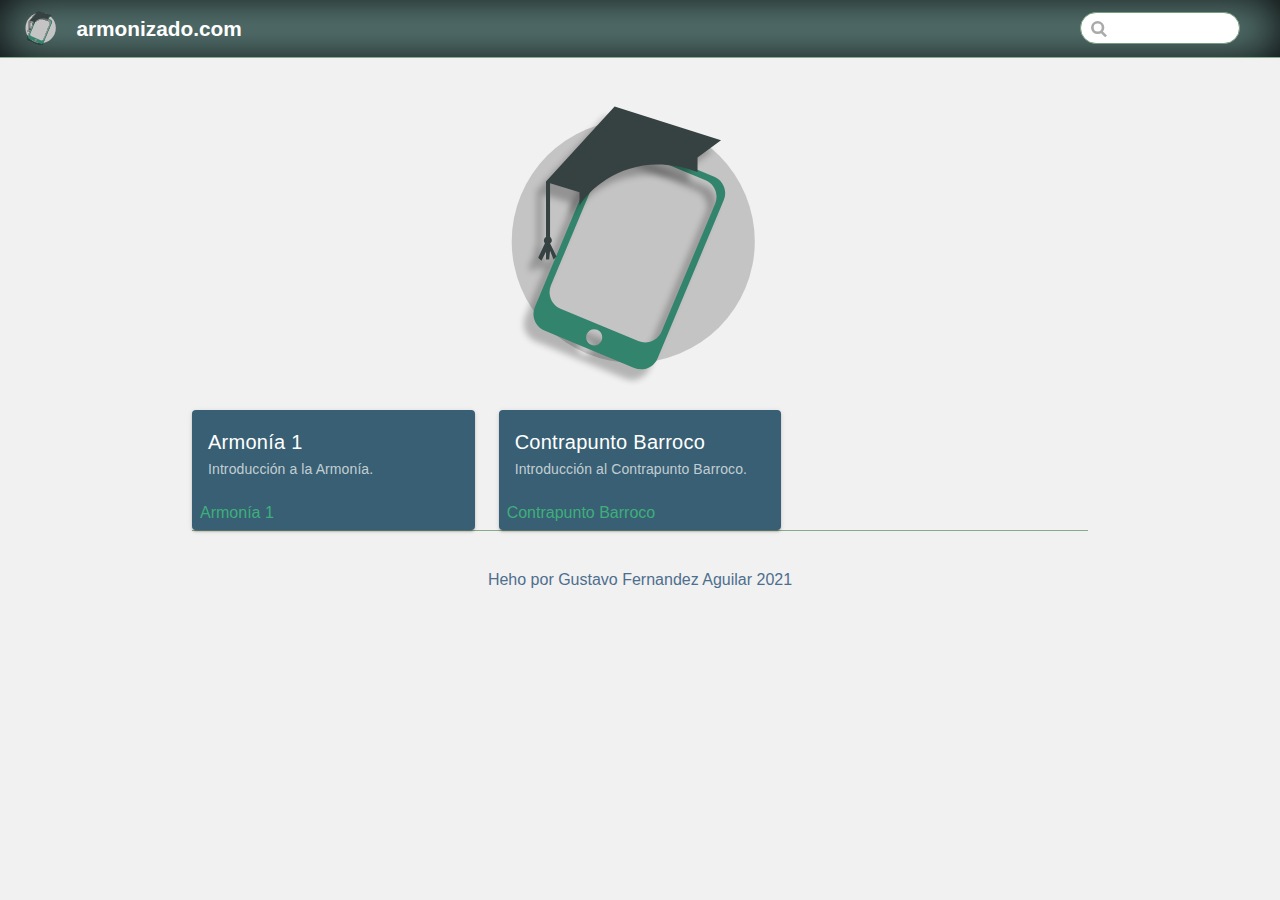
<file: index.html>
<!DOCTYPE html>
<html lang="en-US">
  <head>
    <meta charset="utf-8">
    <meta name="viewport" content="width=device-width,initial-scale=1">
    <title>armonizado.com</title>
    <meta name="generator" content="VuePress 1.7.1">
    <link rel="icon" href="/img/logo-cursosmovil.svg">
    <meta name="description" content="...">
    <meta name="theme-color" content="#33846c">
    <meta name="apple-mobile-web-app-capable" content="yes">
    <meta name="apple-mobile-web-app-status-bar-style" content="black">
    <meta prefix="og: http://ogp.me/ns#" property="og:image" content="/img/portada_a.png">
    
    <link rel="preload" href="/assets/css/0.styles.1ba8083b.css" as="style"><link rel="preload" href="/assets/js/app.337e00be.js" as="script"><link rel="preload" href="/assets/js/3.aefe798b.js" as="script"><link rel="preload" href="/assets/js/18.a6d308f8.js" as="script"><link rel="preload" href="/assets/js/5.12904dce.js" as="script"><link rel="prefetch" href="/assets/js/10.3ceefcd7.js"><link rel="prefetch" href="/assets/js/11.3e725613.js"><link rel="prefetch" href="/assets/js/12.f1f8abd6.js"><link rel="prefetch" href="/assets/js/13.734a1344.js"><link rel="prefetch" href="/assets/js/14.80b38ab1.js"><link rel="prefetch" href="/assets/js/15.5ea0de6b.js"><link rel="prefetch" href="/assets/js/16.44279c9b.js"><link rel="prefetch" href="/assets/js/17.53137327.js"><link rel="prefetch" href="/assets/js/2.ba15087c.js"><link rel="prefetch" href="/assets/js/4.fddfb54b.js"><link rel="prefetch" href="/assets/js/6.5a441ca4.js"><link rel="prefetch" href="/assets/js/7.da90cc20.js"><link rel="prefetch" href="/assets/js/8.7cbcc492.js"><link rel="prefetch" href="/assets/js/9.b84905a0.js">
    <link rel="stylesheet" href="/assets/css/0.styles.1ba8083b.css">
  </head>
  <body>
    <div id="app" data-server-rendered="true"><div class="theme-container no-sidebar"><header class="navbar"><div class="sidebar-button"><svg xmlns="http://www.w3.org/2000/svg" aria-hidden="true" role="img" viewBox="0 0 448 512" class="icon"><path fill="currentColor" d="M436 124H12c-6.627 0-12-5.373-12-12V80c0-6.627 5.373-12 12-12h424c6.627 0 12 5.373 12 12v32c0 6.627-5.373 12-12 12zm0 160H12c-6.627 0-12-5.373-12-12v-32c0-6.627 5.373-12 12-12h424c6.627 0 12 5.373 12 12v32c0 6.627-5.373 12-12 12zm0 160H12c-6.627 0-12-5.373-12-12v-32c0-6.627 5.373-12 12-12h424c6.627 0 12 5.373 12 12v32c0 6.627-5.373 12-12 12z"></path></svg></div> <a href="/" aria-current="page" class="home-link router-link-exact-active router-link-active"><img src="/img/logo-cursosmovil.svg" alt="armonizado.com" class="logo"> <span class="site-name can-hide">armonizado.com</span></a> <div class="links"><div class="search-box"><input aria-label="Search" autocomplete="off" spellcheck="false" value=""> <!----></div> <!----></div></header> <div class="sidebar-mask"></div> <aside class="sidebar"><!---->  <!----> </aside> <main aria-labelledby="main-title" class="home"><header class="hero"><img src="/img/logo-cursosmovil.svg" alt="hero"></header> <!----> <div class="theme-default-content custom content__default"><div class="row"><div class="tarjeta-menu col-md-4"><div class="pa-2 v-card v-sheet theme--dark" style="background-color:#385F73;border-color:#385F73;"><div class="v-card__title text-h5">
        Armonía 1
      </div> <div class="v-card__subtitle">Introducción a la Armonía.</div> <div class="v-card__actions"><a href="/armonia/" class="nav-link">
          Armonía 1
        </a></div></div></div><div class="tarjeta-menu col-md-4"><div class="pa-2 v-card v-sheet theme--dark" style="background-color:#385F73;border-color:#385F73;"><div class="v-card__title text-h5">
        Contrapunto Barroco
      </div> <div class="v-card__subtitle">Introducción al Contrapunto Barroco.</div> <div class="v-card__actions"><a href="/contrapunto-barroco/" class="nav-link">
          Contrapunto Barroco
        </a></div></div></div></div></div> <div class="footer">
    Heho por Gustavo Fernandez Aguilar 2021
  </div></main> <script async="async" src="https://www.googletagmanager.com/gtag/js?id=UA-192509692-1"></script> <script>
  window.dataLayer = window.dataLayer || [];
  function gtag(){dataLayer.push(arguments);}
  gtag('js', new Date());

  gtag('config', 'UA-192509692-1');
</script></div><div class="global-ui"></div></div>
    <script src="/assets/js/app.337e00be.js" defer></script><script src="/assets/js/3.aefe798b.js" defer></script><script src="/assets/js/18.a6d308f8.js" defer></script><script src="/assets/js/5.12904dce.js" defer></script>
  </body>
</html>
</file>
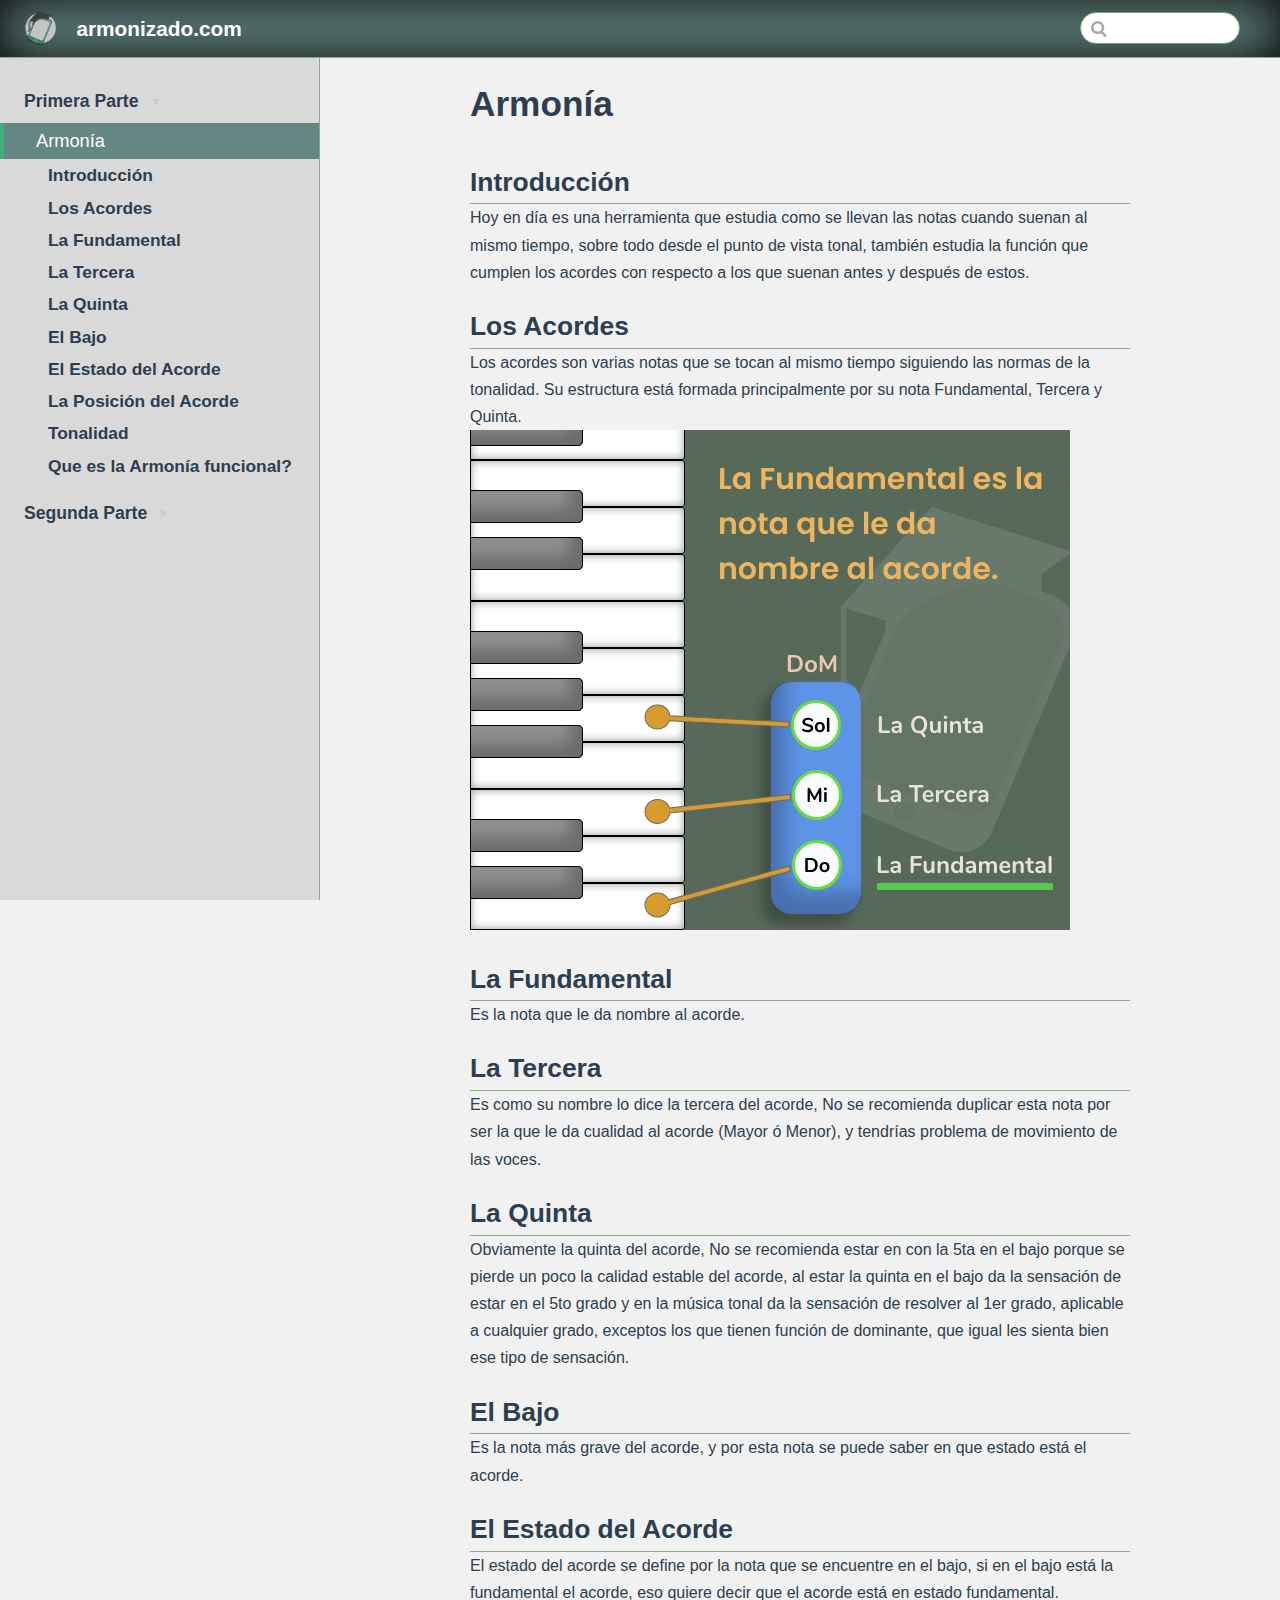
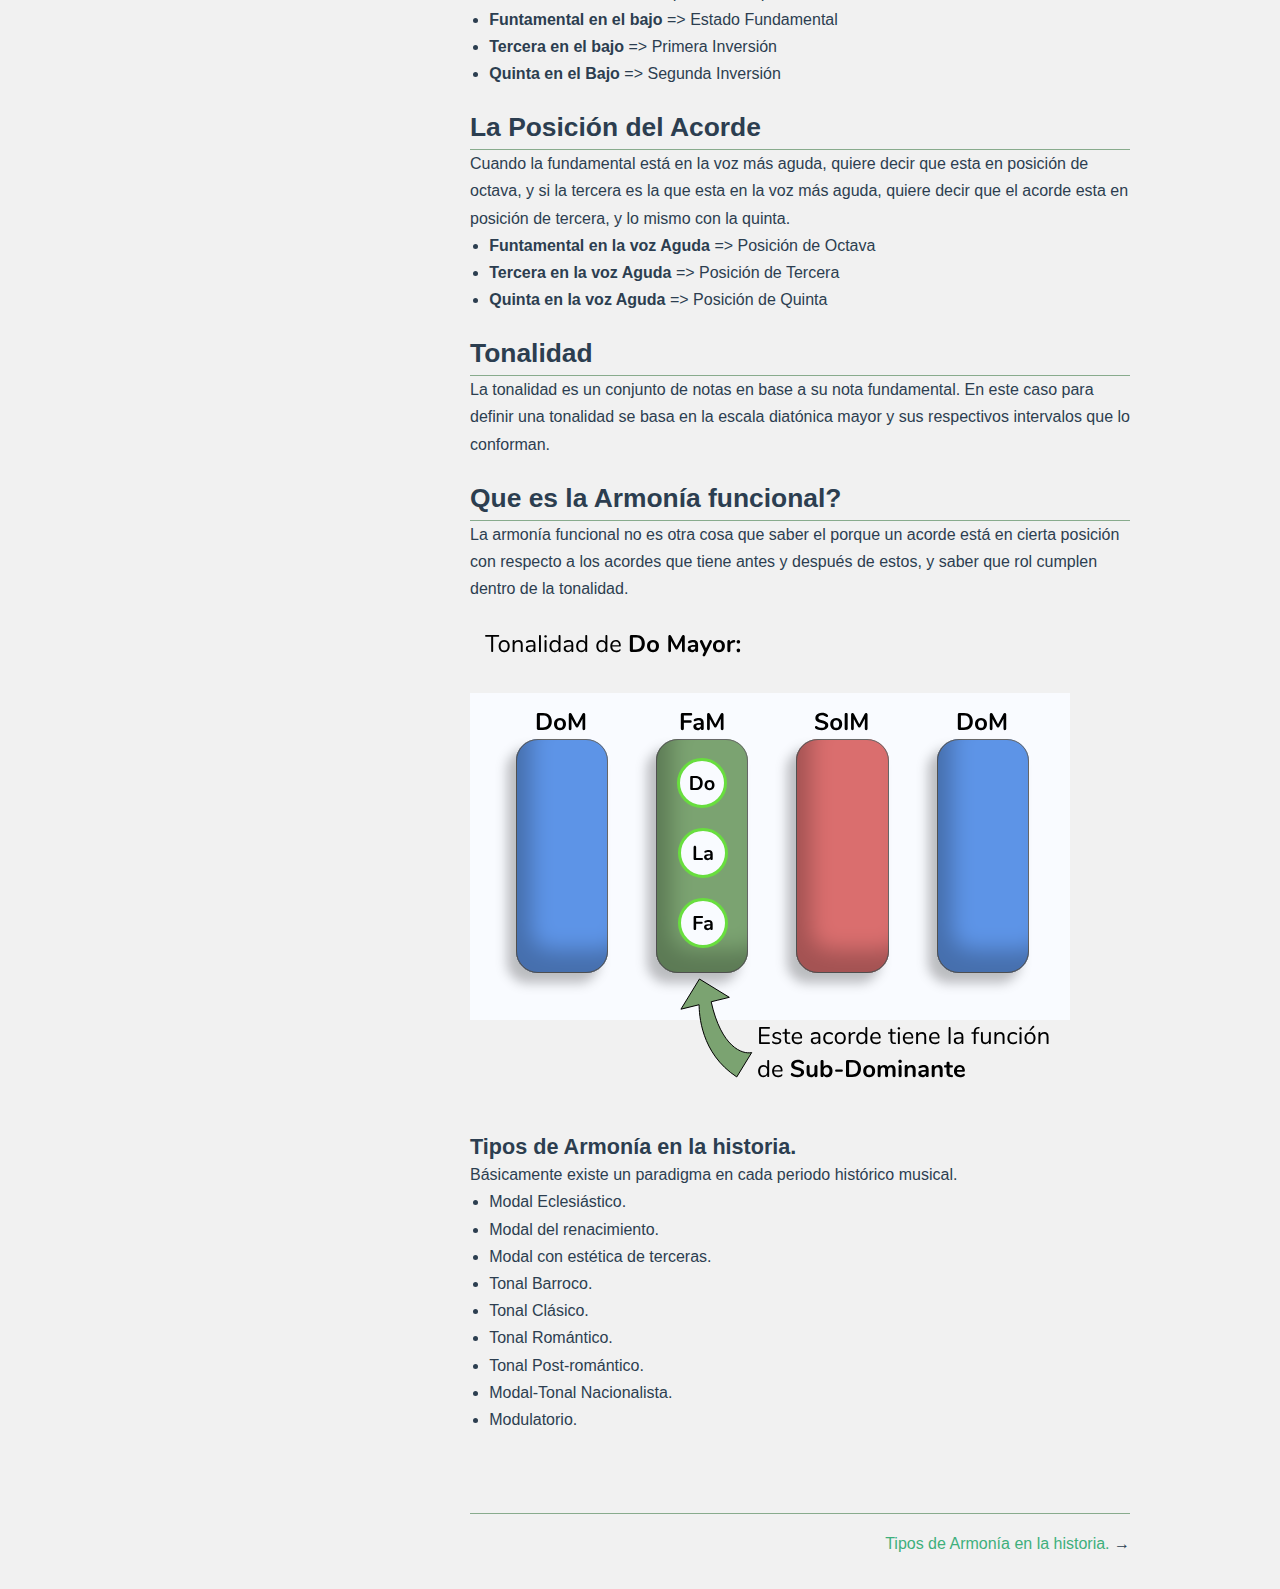
<file: armonia/index.html>
<!DOCTYPE html>
<html lang="en-US">
  <head>
    <meta charset="utf-8">
    <meta name="viewport" content="width=device-width,initial-scale=1">
    <title>Armonía | armonizado.com</title>
    <meta name="generator" content="VuePress 1.7.1">
    <link rel="icon" href="/img/logo-cursosmovil.svg">
    <meta name="description" content="...">
    <meta prefix="og: http://ogp.me/ns#" property="og:image" content="/img/Fundamental.png">
    <meta name="theme-color" content="#33846c">
    <meta name="apple-mobile-web-app-capable" content="yes">
    <meta name="apple-mobile-web-app-status-bar-style" content="black">
    
    <link rel="preload" href="/assets/css/0.styles.1ba8083b.css" as="style"><link rel="preload" href="/assets/js/app.337e00be.js" as="script"><link rel="preload" href="/assets/js/3.aefe798b.js" as="script"><link rel="preload" href="/assets/js/14.80b38ab1.js" as="script"><link rel="prefetch" href="/assets/js/10.3ceefcd7.js"><link rel="prefetch" href="/assets/js/11.3e725613.js"><link rel="prefetch" href="/assets/js/12.f1f8abd6.js"><link rel="prefetch" href="/assets/js/13.734a1344.js"><link rel="prefetch" href="/assets/js/15.5ea0de6b.js"><link rel="prefetch" href="/assets/js/16.44279c9b.js"><link rel="prefetch" href="/assets/js/17.53137327.js"><link rel="prefetch" href="/assets/js/18.a6d308f8.js"><link rel="prefetch" href="/assets/js/2.ba15087c.js"><link rel="prefetch" href="/assets/js/4.fddfb54b.js"><link rel="prefetch" href="/assets/js/5.12904dce.js"><link rel="prefetch" href="/assets/js/6.5a441ca4.js"><link rel="prefetch" href="/assets/js/7.da90cc20.js"><link rel="prefetch" href="/assets/js/8.7cbcc492.js"><link rel="prefetch" href="/assets/js/9.b84905a0.js">
    <link rel="stylesheet" href="/assets/css/0.styles.1ba8083b.css">
  </head>
  <body>
    <div id="app" data-server-rendered="true"><div class="theme-container"><header class="navbar"><div class="sidebar-button"><svg xmlns="http://www.w3.org/2000/svg" aria-hidden="true" role="img" viewBox="0 0 448 512" class="icon"><path fill="currentColor" d="M436 124H12c-6.627 0-12-5.373-12-12V80c0-6.627 5.373-12 12-12h424c6.627 0 12 5.373 12 12v32c0 6.627-5.373 12-12 12zm0 160H12c-6.627 0-12-5.373-12-12v-32c0-6.627 5.373-12 12-12h424c6.627 0 12 5.373 12 12v32c0 6.627-5.373 12-12 12zm0 160H12c-6.627 0-12-5.373-12-12v-32c0-6.627 5.373-12 12-12h424c6.627 0 12 5.373 12 12v32c0 6.627-5.373 12-12 12z"></path></svg></div> <a href="/" class="home-link router-link-active"><img src="/img/logo-cursosmovil.svg" alt="armonizado.com" class="logo"> <span class="site-name can-hide">armonizado.com</span></a> <div class="links"><div class="search-box"><input aria-label="Search" autocomplete="off" spellcheck="false" value=""> <!----></div> <!----></div></header> <div class="sidebar-mask"></div> <aside class="sidebar"><!---->  <ul class="sidebar-links"><li><section class="sidebar-group collapsable depth-0"><p class="sidebar-heading open"><span>Primera Parte</span> <span class="arrow down"></span></p> <ul class="sidebar-links sidebar-group-items"><li><a href="/armonia/" aria-current="page" class="active sidebar-link">Armonía</a><ul class="sidebar-sub-headers"><li class="sidebar-sub-header"><a href="/armonia/#introduccion" class="sidebar-link">Introducción</a></li><li class="sidebar-sub-header"><a href="/armonia/#los-acordes" class="sidebar-link">Los Acordes</a></li><li class="sidebar-sub-header"><a href="/armonia/#la-fundamental" class="sidebar-link">La Fundamental</a></li><li class="sidebar-sub-header"><a href="/armonia/#la-tercera" class="sidebar-link">La Tercera</a></li><li class="sidebar-sub-header"><a href="/armonia/#la-quinta" class="sidebar-link">La Quinta</a></li><li class="sidebar-sub-header"><a href="/armonia/#el-bajo" class="sidebar-link">El Bajo</a></li><li class="sidebar-sub-header"><a href="/armonia/#el-estado-del-acorde" class="sidebar-link">El Estado del Acorde</a></li><li class="sidebar-sub-header"><a href="/armonia/#la-posicion-del-acorde" class="sidebar-link">La Posición del Acorde</a></li><li class="sidebar-sub-header"><a href="/armonia/#tonalidad" class="sidebar-link">Tonalidad</a></li><li class="sidebar-sub-header"><a href="/armonia/#que-es-la-armonia-funcional" class="sidebar-link">Que es la Armonía funcional?</a></li></ul></li></ul></section></li><li><section class="sidebar-group collapsable depth-0"><p class="sidebar-heading"><span>Segunda Parte</span> <span class="arrow right"></span></p> <!----></section></li></ul> </aside> <main class="page"> <div class="theme-default-content content__default"><h1 id="armonia"><a href="#armonia" class="header-anchor">#</a> Armonía</h1> <h2 id="introduccion"><a href="#introduccion" class="header-anchor">#</a> Introducción</h2> <p>Hoy en día es una herramienta que estudia como se llevan las notas cuando suenan al mismo tiempo,
sobre todo desde el punto de vista tonal, también estudia la función que cumplen los acordes
con respecto a los que suenan antes y después de estos.</p> <h2 id="los-acordes"><a href="#los-acordes" class="header-anchor">#</a> Los Acordes</h2> <p>Los acordes son varias notas que se tocan al mismo tiempo siguiendo las normas de la tonalidad.
Su estructura está formada principalmente por su nota Fundamental, Tercera y Quinta.</p> <p><img src="/img/Fundamental.svg" alt="Fundamental 1"></p> <h2 id="la-fundamental"><a href="#la-fundamental" class="header-anchor">#</a> La Fundamental</h2> <p>Es la nota que le da nombre al acorde.</p> <h2 id="la-tercera"><a href="#la-tercera" class="header-anchor">#</a> La Tercera</h2> <p>Es como su nombre lo dice la tercera del acorde, No se recomienda duplicar esta nota por ser la que le da cualidad al acorde (Mayor ó Menor), y tendrías problema de movimiento de las voces.</p> <h2 id="la-quinta"><a href="#la-quinta" class="header-anchor">#</a> La Quinta</h2> <p>Obviamente la quinta del acorde, No se recomienda estar en con la 5ta en el bajo porque se pierde un poco la calidad estable del acorde, al estar la quinta en el bajo da la sensación de estar en el 5to grado y en la música tonal da la sensación de resolver al 1er grado, aplicable a cualquier grado, exceptos los que tienen función de dominante, que igual les sienta bien ese tipo de sensación.</p> <h2 id="el-bajo"><a href="#el-bajo" class="header-anchor">#</a> El Bajo</h2> <p>Es la nota más grave del acorde, y por esta nota se puede saber en que estado está el acorde.</p> <h2 id="el-estado-del-acorde"><a href="#el-estado-del-acorde" class="header-anchor">#</a> El Estado del Acorde</h2> <p>El estado del acorde se define por la nota que se encuentre en el bajo, si en el bajo está la fundamental el acorde, eso quiere decir que el acorde está en estado fundamental.</p> <ul><li><strong>Funtamental en el bajo</strong> =&gt; Estado Fundamental</li> <li><strong>Tercera en el bajo</strong> =&gt; Primera Inversión</li> <li><strong>Quinta en el Bajo</strong> =&gt; Segunda Inversión</li></ul> <h2 id="la-posicion-del-acorde"><a href="#la-posicion-del-acorde" class="header-anchor">#</a> La Posición del Acorde</h2> <p>Cuando la fundamental está en la voz más aguda, quiere decir que esta en posición de octava, y si la tercera es la que esta en la voz más aguda, quiere decir que el acorde esta en posición de tercera, y lo mismo con la quinta.</p> <ul><li><strong>Funtamental en la voz Aguda</strong> =&gt; Posición de Octava</li> <li><strong>Tercera en la voz Aguda</strong> =&gt; Posición de Tercera</li> <li><strong>Quinta en la voz Aguda</strong> =&gt; Posición de Quinta</li></ul> <h2 id="tonalidad"><a href="#tonalidad" class="header-anchor">#</a> Tonalidad</h2> <p>La tonalidad es un conjunto de notas en base a su nota fundamental. En este caso
para definir una tonalidad se basa en la escala diatónica mayor y sus respectivos intervalos que
lo conforman.</p> <h2 id="que-es-la-armonia-funcional"><a href="#que-es-la-armonia-funcional" class="header-anchor">#</a> Que es la Armonía funcional?</h2> <p>La armonía funcional no es otra cosa que saber el porque un acorde está en cierta posición con respecto
a los acordes que tiene antes y después de estos, y saber que rol cumplen dentro de la tonalidad.</p> <p><img src="/img/Funcion_1.svg" alt="función 1"></p> <h3 id="tipos-de-armonia-en-la-historia"><a href="#tipos-de-armonia-en-la-historia" class="header-anchor">#</a> Tipos de Armonía en la historia.</h3> <p>Básicamente existe un paradigma en cada periodo histórico musical.</p> <ul><li>Modal Eclesiástico.</li> <li>Modal del renacimiento.</li> <li>Modal con estética de terceras.</li> <li>Tonal Barroco.</li> <li>Tonal Clásico.</li> <li>Tonal Romántico.</li> <li>Tonal Post-romántico.</li> <li>Modal-Tonal Nacionalista.</li> <li>Modulatorio.</li></ul></div> <footer class="page-edit"><!----> <!----></footer> <div class="page-nav"><p class="inner"><!----> <span class="next"><a href="/armonia/historico.html">
        Tipos de Armonía en la historia.
      </a>
      →
    </span></p></div> </main> <script async="async" src="https://www.googletagmanager.com/gtag/js?id=UA-192509692-1"></script> <script>
  window.dataLayer = window.dataLayer || [];
  function gtag(){dataLayer.push(arguments);}
  gtag('js', new Date());

  gtag('config', 'UA-192509692-1');
</script></div><div class="global-ui"></div></div>
    <script src="/assets/js/app.337e00be.js" defer></script><script src="/assets/js/3.aefe798b.js" defer></script><script src="/assets/js/14.80b38ab1.js" defer></script>
  </body>
</html>
</file>
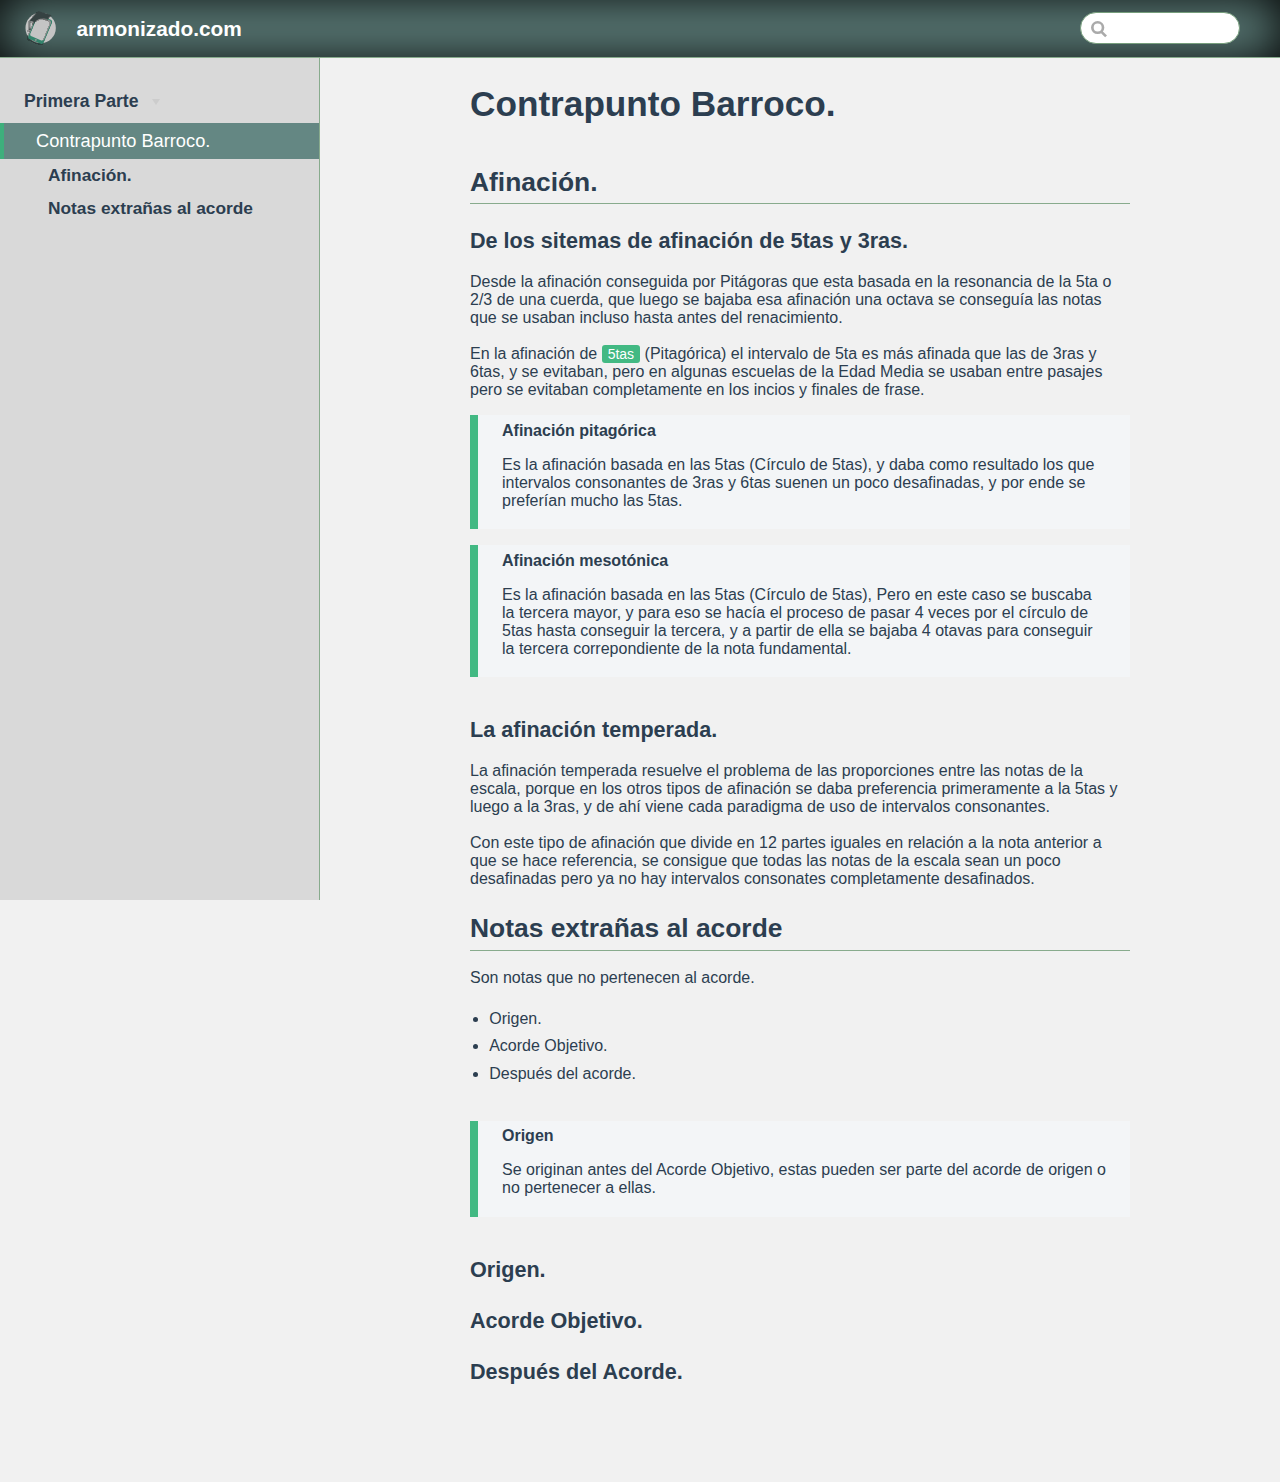
<file: contrapunto-barroco/index.html>
<!DOCTYPE html>
<html lang="en-US">
  <head>
    <meta charset="utf-8">
    <meta name="viewport" content="width=device-width,initial-scale=1">
    <title>Contrapunto Barroco. | armonizado.com</title>
    <meta name="generator" content="VuePress 1.7.1">
    <link rel="icon" href="/img/logo-cursosmovil.svg">
    <meta name="description" content="...">
    <meta name="theme-color" content="#33846c">
    <meta name="apple-mobile-web-app-capable" content="yes">
    <meta name="apple-mobile-web-app-status-bar-style" content="black">
    <meta prefix="og: http://ogp.me/ns#" property="og:image" content="/img/portada_a.png">
    
    <link rel="preload" href="/assets/css/0.styles.1ba8083b.css" as="style"><link rel="preload" href="/assets/js/app.337e00be.js" as="script"><link rel="preload" href="/assets/js/3.aefe798b.js" as="script"><link rel="preload" href="/assets/js/16.44279c9b.js" as="script"><link rel="preload" href="/assets/js/7.da90cc20.js" as="script"><link rel="prefetch" href="/assets/js/10.3ceefcd7.js"><link rel="prefetch" href="/assets/js/11.3e725613.js"><link rel="prefetch" href="/assets/js/12.f1f8abd6.js"><link rel="prefetch" href="/assets/js/13.734a1344.js"><link rel="prefetch" href="/assets/js/14.80b38ab1.js"><link rel="prefetch" href="/assets/js/15.5ea0de6b.js"><link rel="prefetch" href="/assets/js/17.53137327.js"><link rel="prefetch" href="/assets/js/18.a6d308f8.js"><link rel="prefetch" href="/assets/js/2.ba15087c.js"><link rel="prefetch" href="/assets/js/4.fddfb54b.js"><link rel="prefetch" href="/assets/js/5.12904dce.js"><link rel="prefetch" href="/assets/js/6.5a441ca4.js"><link rel="prefetch" href="/assets/js/8.7cbcc492.js"><link rel="prefetch" href="/assets/js/9.b84905a0.js">
    <link rel="stylesheet" href="/assets/css/0.styles.1ba8083b.css">
  </head>
  <body>
    <div id="app" data-server-rendered="true"><div class="theme-container"><header class="navbar"><div class="sidebar-button"><svg xmlns="http://www.w3.org/2000/svg" aria-hidden="true" role="img" viewBox="0 0 448 512" class="icon"><path fill="currentColor" d="M436 124H12c-6.627 0-12-5.373-12-12V80c0-6.627 5.373-12 12-12h424c6.627 0 12 5.373 12 12v32c0 6.627-5.373 12-12 12zm0 160H12c-6.627 0-12-5.373-12-12v-32c0-6.627 5.373-12 12-12h424c6.627 0 12 5.373 12 12v32c0 6.627-5.373 12-12 12zm0 160H12c-6.627 0-12-5.373-12-12v-32c0-6.627 5.373-12 12-12h424c6.627 0 12 5.373 12 12v32c0 6.627-5.373 12-12 12z"></path></svg></div> <a href="/" class="home-link router-link-active"><img src="/img/logo-cursosmovil.svg" alt="armonizado.com" class="logo"> <span class="site-name can-hide">armonizado.com</span></a> <div class="links"><div class="search-box"><input aria-label="Search" autocomplete="off" spellcheck="false" value=""> <!----></div> <!----></div></header> <div class="sidebar-mask"></div> <aside class="sidebar"><!---->  <ul class="sidebar-links"><li><section class="sidebar-group collapsable depth-0"><p class="sidebar-heading open"><span>Primera Parte</span> <span class="arrow down"></span></p> <ul class="sidebar-links sidebar-group-items"><li><a href="/contrapunto-barroco/" aria-current="page" class="active sidebar-link">Contrapunto Barroco.</a><ul class="sidebar-sub-headers"><li class="sidebar-sub-header"><a href="/contrapunto-barroco/#afinacion" class="sidebar-link">Afinación.</a></li><li class="sidebar-sub-header"><a href="/contrapunto-barroco/#notas-extranas-al-acorde" class="sidebar-link">Notas extrañas al acorde</a></li></ul></li></ul></section></li></ul> </aside> <main class="page"> <div class="theme-default-content content__default"><h1 id="contrapunto-barroco"><a href="#contrapunto-barroco" class="header-anchor">#</a> Contrapunto Barroco.</h1> <h2 id="afinacion"><a href="#afinacion" class="header-anchor">#</a> Afinación.</h2> <h3 id="de-los-sitemas-de-afinacion-de-5tas-y-3ras"><a href="#de-los-sitemas-de-afinacion-de-5tas-y-3ras" class="header-anchor">#</a> De los sitemas de afinación de 5tas y 3ras.</h3> <br>
Desde la afinación conseguida por Pitágoras que esta basada en la resonancia de la 5ta o 2/3 de una cuerda, que luego se bajaba esa afinación una octava se conseguía las notas que se usaban incluso hasta antes del renacimiento.
<br> <br>
En la afinación de <span class="badge tip" style="vertical-align:top;" data-v-0d148f50>5tas</span> (Pitagórica) el intervalo de 5ta es más afinada que las de 3ras y 6tas, y se evitaban, pero en algunas escuelas de la Edad Media se usaban entre pasajes pero se evitaban completamente en los incios y finales de frase.
<div class="custom-block tip"><p class="custom-block-title">Afinación pitagórica</p> <br>
Es la afinación basada en las 5tas (Círculo de 5tas), y daba como resultado los que intervalos consonantes de 3ras y 6tas suenen un poco desafinadas, y por ende se preferían mucho las 5tas.  
<br> <br></div> <div class="custom-block tip"><p class="custom-block-title">Afinación mesotónica</p> <br>
Es la afinación basada en las 5tas (Círculo de 5tas), Pero en este caso se buscaba la tercera mayor, y para eso se hacía el proceso de pasar 4 veces por el círculo de 5tas hasta conseguir la tercera, y a partir de ella se bajaba 4 otavas para conseguir la tercera correpondiente de la nota fundamental.
<br> <br></div> <h3 id="la-afinacion-temperada"><a href="#la-afinacion-temperada" class="header-anchor">#</a> La afinación temperada.</h3> <br>
La afinación temperada resuelve el problema de las proporciones entre las notas de la escala, porque en los otros tipos de afinación se daba preferencia primeramente a la 5tas y luego a la 3ras, y de ahí viene cada paradigma de uso de intervalos consonantes.
<br> <br>
Con este tipo de afinación que divide en 12 partes iguales en relación a la nota anterior a que se hace referencia, se consigue que todas las notas de la escala sean un poco desafinadas pero ya no hay intervalos consonates completamente desafinados. 
<h2 id="notas-extranas-al-acorde"><a href="#notas-extranas-al-acorde" class="header-anchor">#</a> Notas extrañas al acorde</h2> <br>
Son notas que no pertenecen al acorde.
<br> <br> <ul><li>Origen.</li> <li>Acorde Objetivo.</li> <li>Después del acorde.</li></ul> <br> <div class="custom-block tip"><p class="custom-block-title">Origen</p> <br>
Se originan antes del Acorde Objetivo, estas pueden ser parte del acorde de origen o no pertenecer a ellas.
<br> <br></div> <h3 id="origen"><a href="#origen" class="header-anchor">#</a> Origen.</h3> <h3 id="acorde-objetivo"><a href="#acorde-objetivo" class="header-anchor">#</a> Acorde Objetivo.</h3> <h3 id="despues-del-acorde"><a href="#despues-del-acorde" class="header-anchor">#</a> Después del Acorde.</h3></div> <footer class="page-edit"><!----> <!----></footer> <!----> </main> <script async="async" src="https://www.googletagmanager.com/gtag/js?id=UA-192509692-1"></script> <script>
  window.dataLayer = window.dataLayer || [];
  function gtag(){dataLayer.push(arguments);}
  gtag('js', new Date());

  gtag('config', 'UA-192509692-1');
</script></div><div class="global-ui"></div></div>
    <script src="/assets/js/app.337e00be.js" defer></script><script src="/assets/js/3.aefe798b.js" defer></script><script src="/assets/js/16.44279c9b.js" defer></script><script src="/assets/js/7.da90cc20.js" defer></script>
  </body>
</html>
</file>
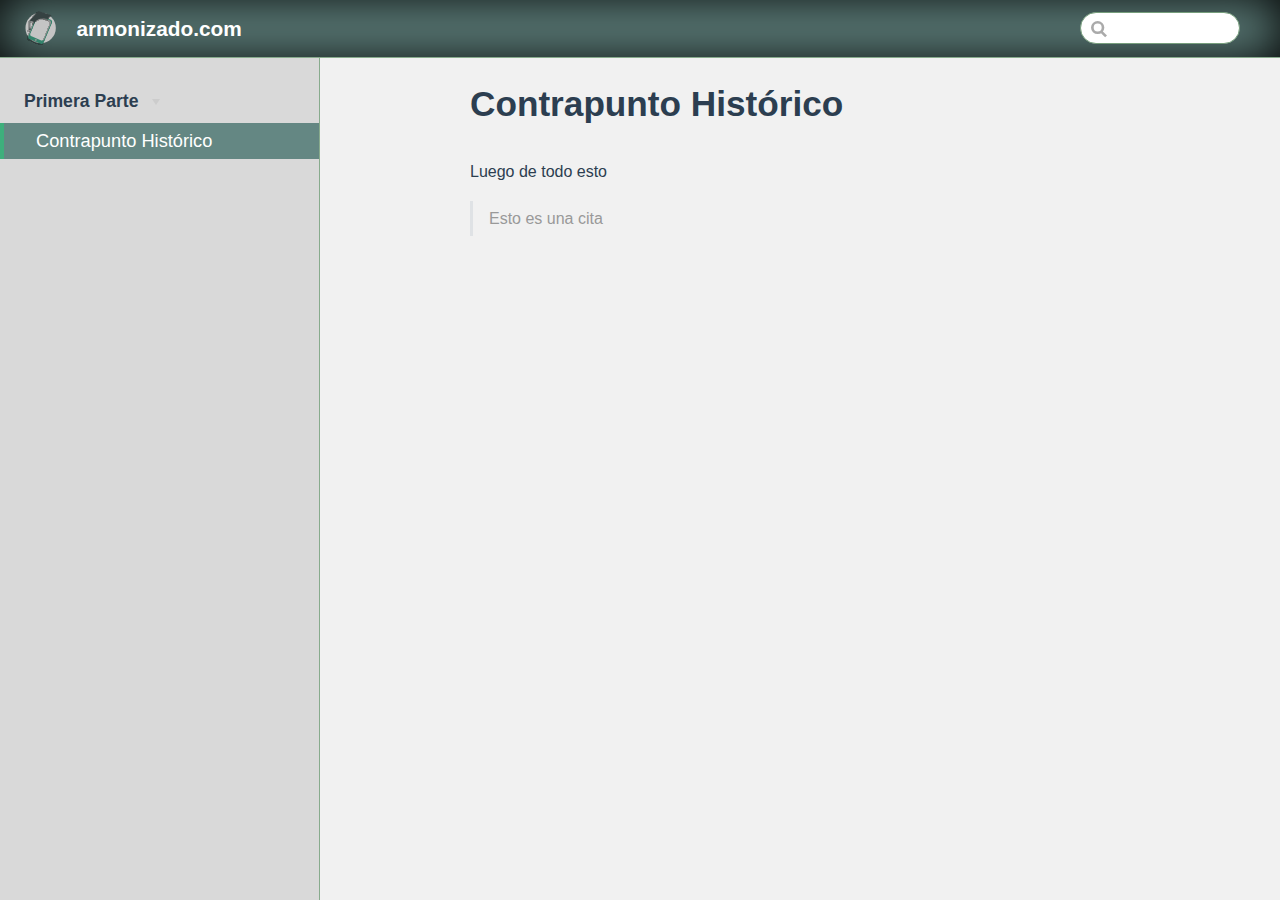
<file: contrapunto/index.html>
<!DOCTYPE html>
<html lang="en-US">
  <head>
    <meta charset="utf-8">
    <meta name="viewport" content="width=device-width,initial-scale=1">
    <title>Contrapunto Histórico | armonizado.com</title>
    <meta name="generator" content="VuePress 1.7.1">
    <link rel="icon" href="/img/logo-cursosmovil.svg">
    <meta name="description" content="...">
    <meta name="theme-color" content="#33846c">
    <meta name="apple-mobile-web-app-capable" content="yes">
    <meta name="apple-mobile-web-app-status-bar-style" content="black">
    <meta prefix="og: http://ogp.me/ns#" property="og:image" content="/img/portada_a.png">
    
    <link rel="preload" href="/assets/css/0.styles.1ba8083b.css" as="style"><link rel="preload" href="/assets/js/app.337e00be.js" as="script"><link rel="preload" href="/assets/js/3.aefe798b.js" as="script"><link rel="preload" href="/assets/js/17.53137327.js" as="script"><link rel="prefetch" href="/assets/js/10.3ceefcd7.js"><link rel="prefetch" href="/assets/js/11.3e725613.js"><link rel="prefetch" href="/assets/js/12.f1f8abd6.js"><link rel="prefetch" href="/assets/js/13.734a1344.js"><link rel="prefetch" href="/assets/js/14.80b38ab1.js"><link rel="prefetch" href="/assets/js/15.5ea0de6b.js"><link rel="prefetch" href="/assets/js/16.44279c9b.js"><link rel="prefetch" href="/assets/js/18.a6d308f8.js"><link rel="prefetch" href="/assets/js/2.ba15087c.js"><link rel="prefetch" href="/assets/js/4.fddfb54b.js"><link rel="prefetch" href="/assets/js/5.12904dce.js"><link rel="prefetch" href="/assets/js/6.5a441ca4.js"><link rel="prefetch" href="/assets/js/7.da90cc20.js"><link rel="prefetch" href="/assets/js/8.7cbcc492.js"><link rel="prefetch" href="/assets/js/9.b84905a0.js">
    <link rel="stylesheet" href="/assets/css/0.styles.1ba8083b.css">
  </head>
  <body>
    <div id="app" data-server-rendered="true"><div class="theme-container"><header class="navbar"><div class="sidebar-button"><svg xmlns="http://www.w3.org/2000/svg" aria-hidden="true" role="img" viewBox="0 0 448 512" class="icon"><path fill="currentColor" d="M436 124H12c-6.627 0-12-5.373-12-12V80c0-6.627 5.373-12 12-12h424c6.627 0 12 5.373 12 12v32c0 6.627-5.373 12-12 12zm0 160H12c-6.627 0-12-5.373-12-12v-32c0-6.627 5.373-12 12-12h424c6.627 0 12 5.373 12 12v32c0 6.627-5.373 12-12 12zm0 160H12c-6.627 0-12-5.373-12-12v-32c0-6.627 5.373-12 12-12h424c6.627 0 12 5.373 12 12v32c0 6.627-5.373 12-12 12z"></path></svg></div> <a href="/" class="home-link router-link-active"><img src="/img/logo-cursosmovil.svg" alt="armonizado.com" class="logo"> <span class="site-name can-hide">armonizado.com</span></a> <div class="links"><div class="search-box"><input aria-label="Search" autocomplete="off" spellcheck="false" value=""> <!----></div> <!----></div></header> <div class="sidebar-mask"></div> <aside class="sidebar"><!---->  <ul class="sidebar-links"><li><section class="sidebar-group collapsable depth-0"><p class="sidebar-heading open"><span>Primera Parte</span> <span class="arrow down"></span></p> <ul class="sidebar-links sidebar-group-items"><li><a href="/contrapunto/" aria-current="page" class="active sidebar-link">Contrapunto Histórico</a></li></ul></section></li></ul> </aside> <main class="page"> <div class="theme-default-content content__default"><h1 id="contrapunto-historico"><a href="#contrapunto-historico" class="header-anchor">#</a> Contrapunto Histórico</h1> <p>Luego de todo esto</p> <blockquote><p>Esto es una cita</p></blockquote></div> <footer class="page-edit"><!----> <!----></footer> <!----> </main> <script async="async" src="https://www.googletagmanager.com/gtag/js?id=UA-192509692-1"></script> <script>
  window.dataLayer = window.dataLayer || [];
  function gtag(){dataLayer.push(arguments);}
  gtag('js', new Date());

  gtag('config', 'UA-192509692-1');
</script></div><div class="global-ui"></div></div>
    <script src="/assets/js/app.337e00be.js" defer></script><script src="/assets/js/3.aefe798b.js" defer></script><script src="/assets/js/17.53137327.js" defer></script>
  </body>
</html>
</file>
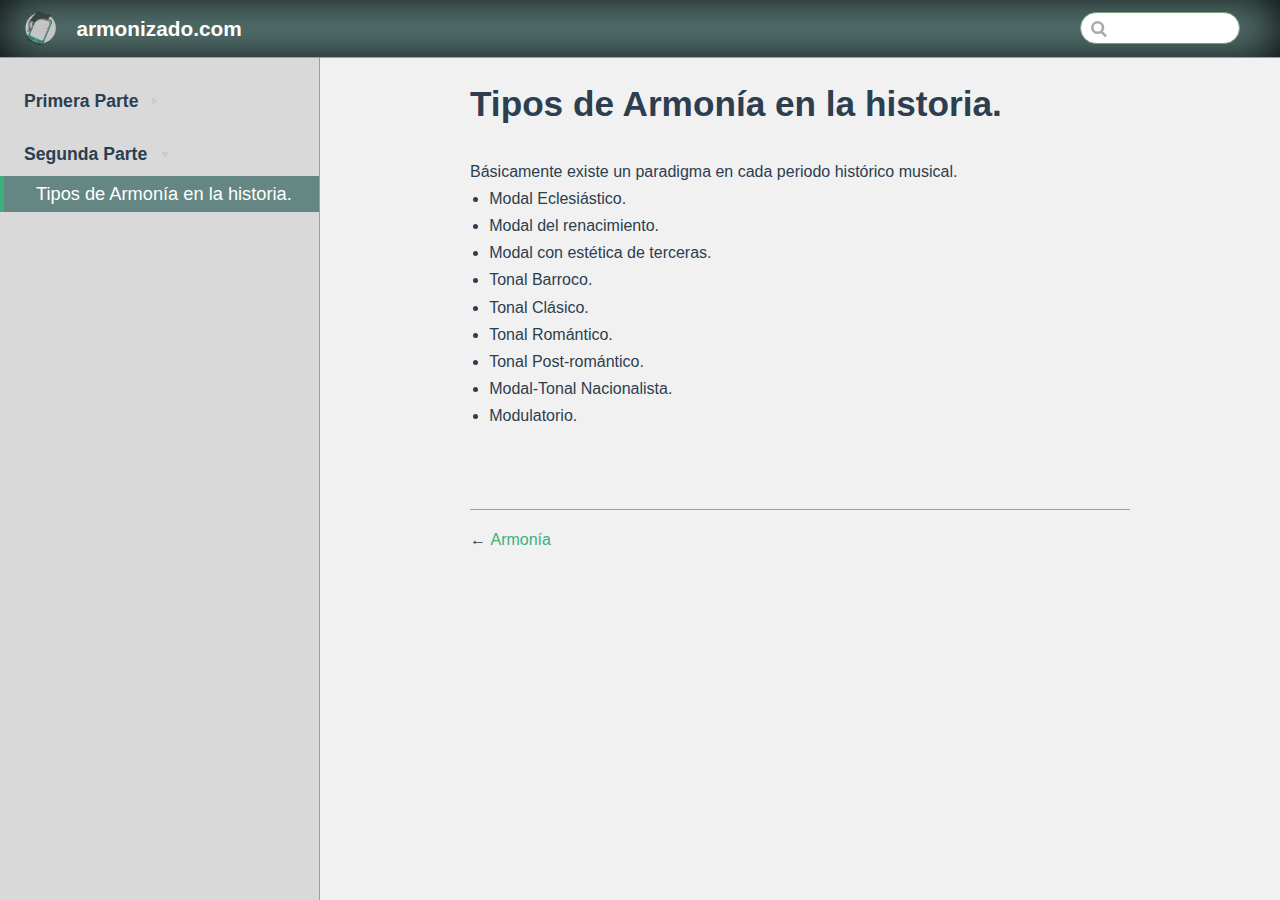
<file: armonia/historico.html>
<!DOCTYPE html>
<html lang="en-US">
  <head>
    <meta charset="utf-8">
    <meta name="viewport" content="width=device-width,initial-scale=1">
    <title>Tipos de Armonía en la historia. | armonizado.com</title>
    <meta name="generator" content="VuePress 1.7.1">
    <link rel="icon" href="/img/logo-cursosmovil.svg">
    <meta name="description" content="...">
    <meta name="theme-color" content="#33846c">
    <meta name="apple-mobile-web-app-capable" content="yes">
    <meta name="apple-mobile-web-app-status-bar-style" content="black">
    <meta prefix="og: http://ogp.me/ns#" property="og:image" content="/img/portada_a.png">
    
    <link rel="preload" href="/assets/css/0.styles.1ba8083b.css" as="style"><link rel="preload" href="/assets/js/app.337e00be.js" as="script"><link rel="preload" href="/assets/js/3.aefe798b.js" as="script"><link rel="preload" href="/assets/js/15.5ea0de6b.js" as="script"><link rel="prefetch" href="/assets/js/10.3ceefcd7.js"><link rel="prefetch" href="/assets/js/11.3e725613.js"><link rel="prefetch" href="/assets/js/12.f1f8abd6.js"><link rel="prefetch" href="/assets/js/13.734a1344.js"><link rel="prefetch" href="/assets/js/14.80b38ab1.js"><link rel="prefetch" href="/assets/js/16.44279c9b.js"><link rel="prefetch" href="/assets/js/17.53137327.js"><link rel="prefetch" href="/assets/js/18.a6d308f8.js"><link rel="prefetch" href="/assets/js/2.ba15087c.js"><link rel="prefetch" href="/assets/js/4.fddfb54b.js"><link rel="prefetch" href="/assets/js/5.12904dce.js"><link rel="prefetch" href="/assets/js/6.5a441ca4.js"><link rel="prefetch" href="/assets/js/7.da90cc20.js"><link rel="prefetch" href="/assets/js/8.7cbcc492.js"><link rel="prefetch" href="/assets/js/9.b84905a0.js">
    <link rel="stylesheet" href="/assets/css/0.styles.1ba8083b.css">
  </head>
  <body>
    <div id="app" data-server-rendered="true"><div class="theme-container"><header class="navbar"><div class="sidebar-button"><svg xmlns="http://www.w3.org/2000/svg" aria-hidden="true" role="img" viewBox="0 0 448 512" class="icon"><path fill="currentColor" d="M436 124H12c-6.627 0-12-5.373-12-12V80c0-6.627 5.373-12 12-12h424c6.627 0 12 5.373 12 12v32c0 6.627-5.373 12-12 12zm0 160H12c-6.627 0-12-5.373-12-12v-32c0-6.627 5.373-12 12-12h424c6.627 0 12 5.373 12 12v32c0 6.627-5.373 12-12 12zm0 160H12c-6.627 0-12-5.373-12-12v-32c0-6.627 5.373-12 12-12h424c6.627 0 12 5.373 12 12v32c0 6.627-5.373 12-12 12z"></path></svg></div> <a href="/" class="home-link router-link-active"><img src="/img/logo-cursosmovil.svg" alt="armonizado.com" class="logo"> <span class="site-name can-hide">armonizado.com</span></a> <div class="links"><div class="search-box"><input aria-label="Search" autocomplete="off" spellcheck="false" value=""> <!----></div> <!----></div></header> <div class="sidebar-mask"></div> <aside class="sidebar"><!---->  <ul class="sidebar-links"><li><section class="sidebar-group collapsable depth-0"><p class="sidebar-heading"><span>Primera Parte</span> <span class="arrow right"></span></p> <!----></section></li><li><section class="sidebar-group collapsable depth-0"><p class="sidebar-heading open"><span>Segunda Parte</span> <span class="arrow down"></span></p> <ul class="sidebar-links sidebar-group-items"><li><a href="/armonia/historico.html" aria-current="page" class="active sidebar-link">Tipos de Armonía en la historia.</a></li></ul></section></li></ul> </aside> <main class="page"> <div class="theme-default-content content__default"><h1 id="tipos-de-armonia-en-la-historia"><a href="#tipos-de-armonia-en-la-historia" class="header-anchor">#</a> Tipos de Armonía en la historia.</h1> <p>Básicamente existe un paradigma en cada periodo histórico musical.</p> <ul><li>Modal Eclesiástico.</li> <li>Modal del renacimiento.</li> <li>Modal con estética de terceras.</li> <li>Tonal Barroco.</li> <li>Tonal Clásico.</li> <li>Tonal Romántico.</li> <li>Tonal Post-romántico.</li> <li>Modal-Tonal Nacionalista.</li> <li>Modulatorio.</li></ul></div> <footer class="page-edit"><!----> <!----></footer> <div class="page-nav"><p class="inner"><span class="prev">
      ←
      <a href="/armonia/" class="prev router-link-active">
        Armonía
      </a></span> <!----></p></div> </main> <script async="async" src="https://www.googletagmanager.com/gtag/js?id=UA-192509692-1"></script> <script>
  window.dataLayer = window.dataLayer || [];
  function gtag(){dataLayer.push(arguments);}
  gtag('js', new Date());

  gtag('config', 'UA-192509692-1');
</script></div><div class="global-ui"></div></div>
    <script src="/assets/js/app.337e00be.js" defer></script><script src="/assets/js/3.aefe798b.js" defer></script><script src="/assets/js/15.5ea0de6b.js" defer></script>
  </body>
</html>
</file>
